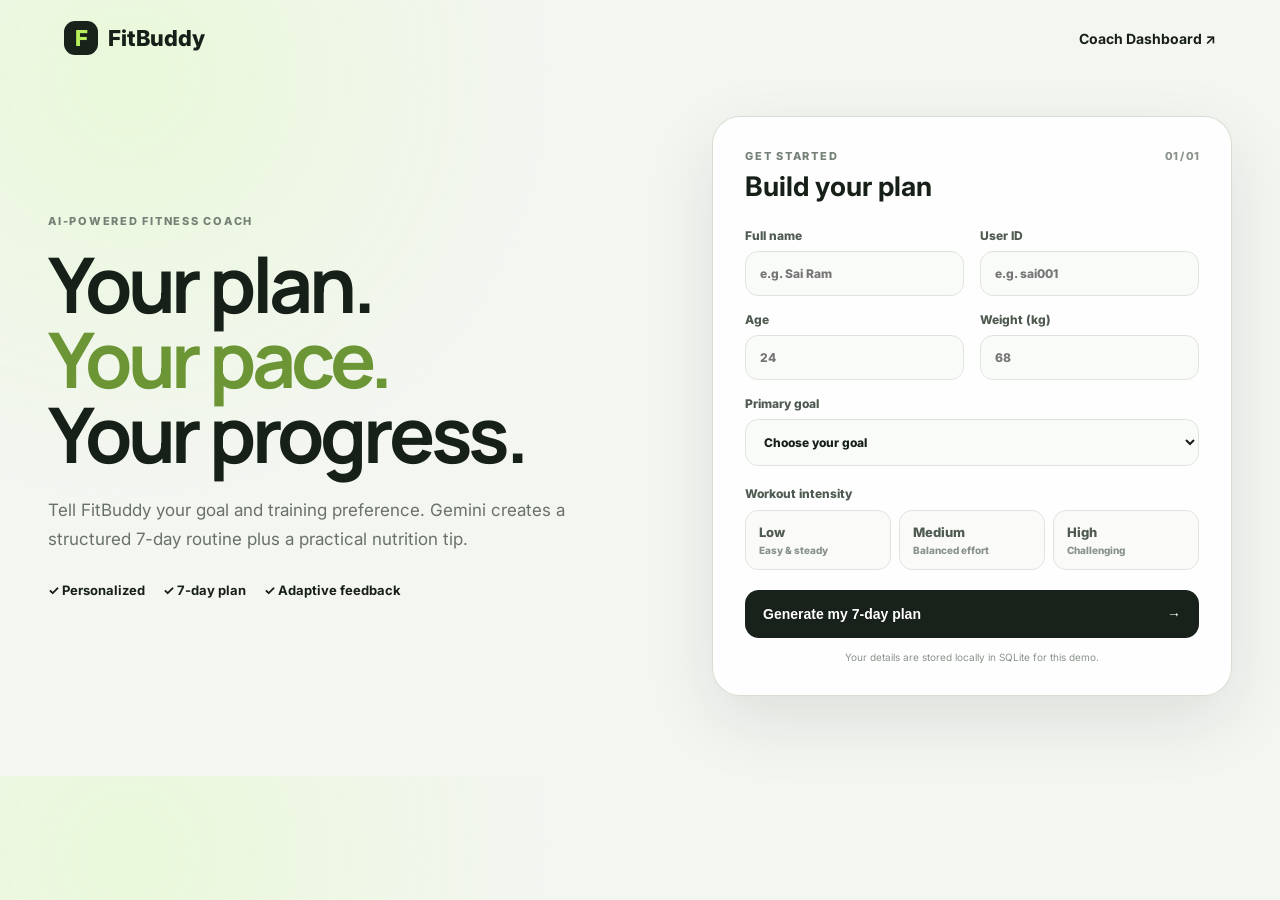
<file: templates/index.html>
<!DOCTYPE html>

<html lang="en">

<head>

    <meta charset="UTF-8">

    <meta
        name="viewport"
        content="width=device-width, initial-scale=1.0"
    >

    <title>
        FitBuddy — AI Fitness Planner
    </title>


    <link
        rel="preconnect"
        href="https://fonts.googleapis.com"
    >

    <link
        rel="preconnect"
        href="https://fonts.gstatic.com"
        crossorigin
    >

    <link
        href="https://fonts.googleapis.com/css2?family=Inter:wght@400;500;600;700;800&family=Manrope:wght@700;800&display=swap"
        rel="stylesheet"
    >

    <link
        rel="stylesheet"
        href="/static/style.css"
    >

</head>


<body>


<header class="nav">

    <a
        class="brand"
        href="/"
    >

        <span>F</span>

        FitBuddy

    </a>


    <a
        class="nav-link"
        href="/view-all-users"
    >

        Coach Dashboard ↗

    </a>

</header>



<main class="hero-shell">


    <section class="hero-copy">

        <div class="eyebrow">
            AI-POWERED FITNESS COACH
        </div>


        <h1>

            Your plan.
            <br>

            <em>Your pace.</em>

            <br>

            Your progress.

        </h1>


        <p>

            Tell FitBuddy your goal and training
            preference. Gemini creates a structured
            7-day routine plus a practical nutrition tip.

        </p>


        <div class="trust-row">

            <span>
                ✓ Personalized
            </span>

            <span>
                ✓ 7-day plan
            </span>

            <span>
                ✓ Adaptive feedback
            </span>

        </div>

    </section>



    <section class="glass-card">


        <div class="card-head">

            <div>

                <div class="mini-label">
                    GET STARTED
                </div>

                <h2>
                    Build your plan
                </h2>

            </div>


            <div class="step">
                01 / 01
            </div>

        </div>



        <form
            action="/generate-workout"
            method="post"
            onsubmit="showLoading()"
        >


            <div class="field-grid">


                <label>

                    Full name

                    <input
                        type="text"
                        name="username"
                        required
                        minlength="2"
                        placeholder="e.g. Sai Ram"
                    >

                </label>



                <label>

                    User ID

                    <input
                        type="text"
                        name="user_id"
                        required
                        minlength="2"
                        placeholder="e.g. sai001"
                    >

                </label>



                <label>

                    Age

                    <input
                        type="number"
                        name="age"
                        min="13"
                        max="100"
                        required
                        placeholder="24"
                    >

                </label>



                <label>

                    Weight (kg)

                    <input
                        type="number"
                        name="weight"
                        min="20"
                        max="400"
                        step="0.1"
                        required
                        placeholder="68"
                    >

                </label>


            </div>



            <label>

                Primary goal

                <select
                    name="goal"
                    required
                >

                    <option
                        value=""
                        disabled
                        selected
                    >
                        Choose your goal
                    </option>

                    <option value="weight loss">
                        Weight loss
                    </option>

                    <option value="muscle gain">
                        Muscle gain
                    </option>

                    <option value="general wellness">
                        General wellness
                    </option>

                    <option value="flexibility">
                        Flexibility
                    </option>

                </select>

            </label>



            <div class="intensity-title">

                Workout intensity

            </div>



            <div class="choice-grid">


                <label class="choice">

                    <input
                        type="radio"
                        name="intensity"
                        value="low"
                        required
                    >

                    <span>

                        Low

                        <small>
                            Easy & steady
                        </small>

                    </span>

                </label>



                <label class="choice">

                    <input
                        type="radio"
                        name="intensity"
                        value="medium"
                    >

                    <span>

                        Medium

                        <small>
                            Balanced effort
                        </small>

                    </span>

                </label>



                <label class="choice">

                    <input
                        type="radio"
                        name="intensity"
                        value="high"
                    >

                    <span>

                        High

                        <small>
                            Challenging
                        </small>

                    </span>

                </label>


            </div>



            <button
                id="generateBtn"
                class="primary-btn"
                type="submit"
            >

                Generate my 7-day plan

                <span>
                    →
                </span>

            </button>


            <p class="privacy">

                Your details are stored locally
                in SQLite for this demo.

            </p>


        </form>

    </section>


</main>



<div
    id="loading"
    class="loading"
>

    <div class="spinner"></div>

    <strong>
        Building your plan...
    </strong>

    <span>
        Gemini is tailoring your week.
    </span>

</div>



<script>

function showLoading() {

    document
        .getElementById("loading")
        .classList
        .add("show");


    document
        .getElementById("generateBtn")
        .disabled = true;

}

</script>


</body>

</html>
</file>
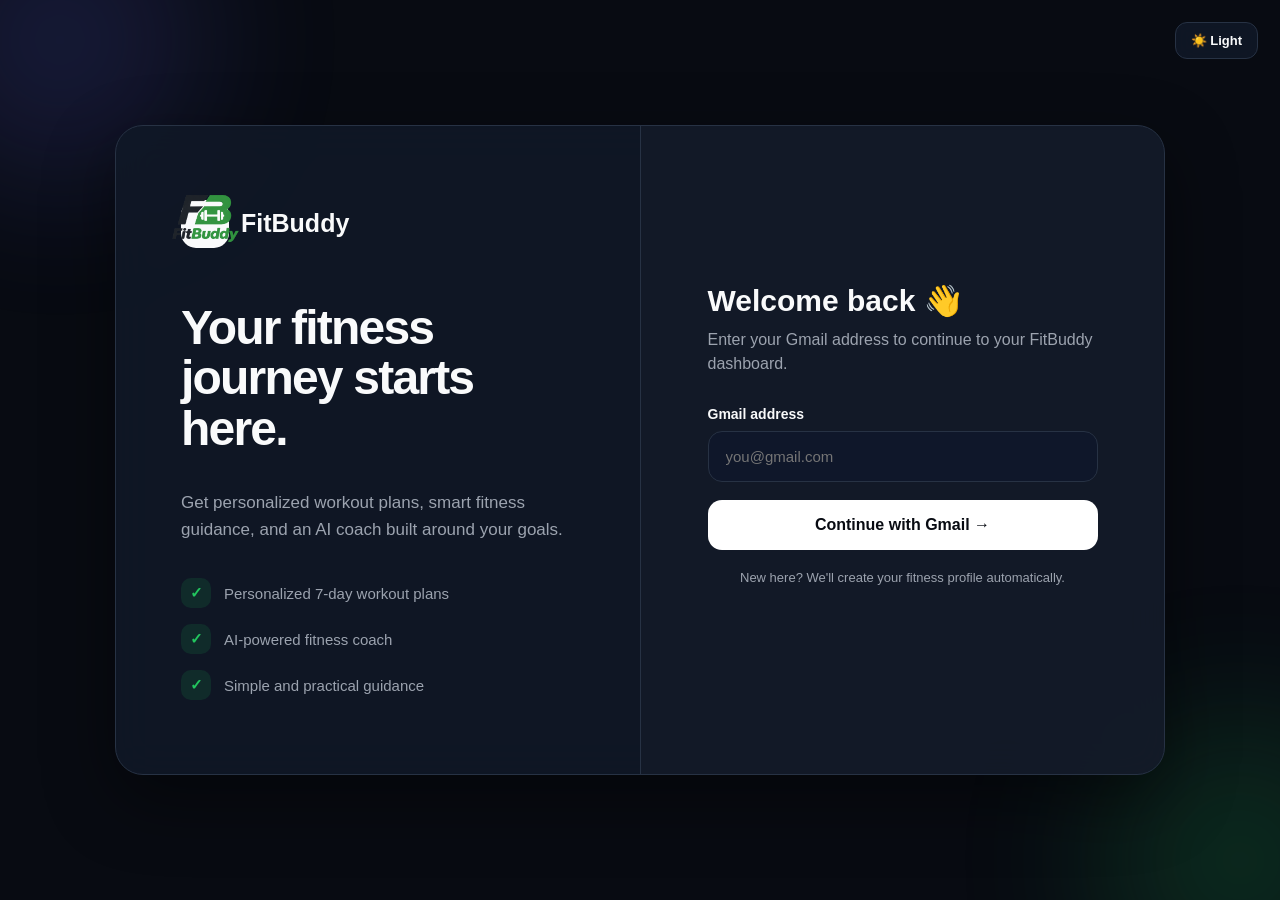
<file: templates/login.html>
﻿<!DOCTYPE html>
<html lang="en">
<head>
    <meta charset="UTF-8">
    <meta name="viewport" content="width=device-width, initial-scale=1.0">
    <title>FitBuddy - Login</title>

    <style>
        :root {
            --bg: #f5f7fb;
            --card: rgba(255,255,255,.88);
            --text: #111827;
            --muted: #6b7280;
            --border: #e5e7eb;
            --input: #ffffff;
            --primary: #111827;
            --shadow: 0 25px 70px rgba(15,23,42,.12);
        }

        body.dark {
            --bg: #080b12;
            --card: rgba(17,24,39,.88);
            --text: #f9fafb;
            --muted: #9ca3af;
            --border: #273244;
            --input: #0f172a;
            --primary: #ffffff;
            --shadow: 0 25px 70px rgba(0,0,0,.45);
        }

        * {
            box-sizing: border-box;
        }

        body {
            margin: 0;
            min-height: 100vh;
            font-family: Inter, Arial, sans-serif;
            background: var(--bg);
            color: var(--text);
            transition: .25s ease;
            display: flex;
            align-items: center;
            justify-content: center;
            padding: 24px;
            overflow-x: hidden;
        }

        .background {
            position: fixed;
            inset: 0;
            pointer-events: none;
            overflow: hidden;
        }

        .orb {
            position: absolute;
            width: 280px;
            height: 280px;
            border-radius: 50%;
            filter: blur(80px);
            opacity: .18;
        }

        .orb.one {
            top: -100px;
            left: -80px;
            background: #6366f1;
        }

        .orb.two {
            right: -100px;
            bottom: -100px;
            background: #22c55e;
        }

        .container {
            width: 100%;
            max-width: 1050px;
            min-height: 650px;
            display: grid;
            grid-template-columns: 1fr 1fr;
            background: var(--card);
            border: 1px solid var(--border);
            border-radius: 28px;
            box-shadow: var(--shadow);
            backdrop-filter: blur(20px);
            overflow: hidden;
            position: relative;
            z-index: 1;
        }

        .left {
            padding: 65px;
            display: flex;
            flex-direction: column;
            justify-content: center;
        }

        .brand {
            display: flex;
            align-items: center;
            gap: 12px;
            font-size: 25px;
            font-weight: 800;
            margin-bottom: 55px;
        }

        .logo {
            width: 48px;
            height: 48px;
            border-radius: 15px;
            display: flex;
            align-items: center;
            justify-content: center;
            background: var(--text);
            color: var(--bg);
            font-size: 25px;
        }

        h1 {
            font-size: 48px;
            line-height: 1.05;
            margin: 0 0 18px;
            letter-spacing: -1.8px;
        }

        .subtitle {
            color: var(--muted);
            font-size: 17px;
            line-height: 1.6;
            max-width: 440px;
            margin-bottom: 35px;
        }

        .features {
            display: grid;
            gap: 16px;
        }

        .feature {
            display: flex;
            align-items: center;
            gap: 13px;
            color: var(--muted);
            font-size: 15px;
        }

        .check {
            width: 30px;
            height: 30px;
            border-radius: 10px;
            display: flex;
            align-items: center;
            justify-content: center;
            background: rgba(34,197,94,.12);
            color: #22c55e;
            font-weight: bold;
        }

        .right {
            padding: 55px;
            display: flex;
            align-items: center;
            justify-content: center;
            background: rgba(127,127,127,.035);
            border-left: 1px solid var(--border);
        }

        .login-card {
            width: 100%;
            max-width: 390px;
        }

        .login-card h2 {
            font-size: 30px;
            margin: 0 0 10px;
        }

        .login-card p {
            color: var(--muted);
            margin: 0 0 30px;
            line-height: 1.5;
        }

        label {
            display: block;
            font-size: 14px;
            font-weight: 700;
            margin-bottom: 9px;
        }

        input {
            width: 100%;
            padding: 16px 17px;
            border: 1px solid var(--border);
            border-radius: 14px;
            background: var(--input);
            color: var(--text);
            outline: none;
            font-size: 15px;
            transition: .2s;
        }

        input:focus {
            border-color: #6366f1;
            box-shadow: 0 0 0 4px rgba(99,102,241,.12);
        }

        button {
            width: 100%;
            margin-top: 18px;
            padding: 16px;
            border: 0;
            border-radius: 14px;
            background: var(--primary);
            color: var(--bg);
            font-size: 16px;
            font-weight: 800;
            cursor: pointer;
            transition: .2s;
        }

        button:hover {
            transform: translateY(-2px);
            opacity: .9;
        }

        .hint {
            margin-top: 18px !important;
            text-align: center;
            font-size: 13px !important;
        }

        .theme-btn {
            position: fixed;
            top: 22px;
            right: 22px;
            z-index: 10;
            width: auto;
            margin: 0;
            padding: 10px 15px;
            border: 1px solid var(--border);
            background: var(--card);
            color: var(--text);
            border-radius: 12px;
            font-size: 13px;
            backdrop-filter: blur(12px);
        }

        @media (max-width: 800px) {
            body {
                padding: 15px;
            }

            .container {
                grid-template-columns: 1fr;
                min-height: auto;
            }

            .left {
                padding: 40px 30px 25px;
            }

            .brand {
                margin-bottom: 35px;
            }

            h1 {
                font-size: 38px;
            }

            .right {
                border-left: 0;
                border-top: 1px solid var(--border);
                padding: 35px 30px 45px;
            }
        }
    </style>
</head>

<body class="dark">

    <div class="background">
        <div class="orb one"></div>
        <div class="orb two"></div>
    </div>

    <button class="theme-btn" onclick="toggleTheme()">
        <span id="themeIcon">☀️</span>
        <span id="themeText">Light</span>
    </button>

    <main class="container">

        <section class="left">

            <div class="brand">
                <div class="logo"><img src="/static/logo.png" alt="FitBuddy Logo"></div>
                <span>FitBuddy</span>
            </div>

            <h1>Your fitness journey starts here.</h1>

            <p class="subtitle">
                Get personalized workout plans, smart fitness guidance,
                and an AI coach built around your goals.
            </p>

            <div class="features">
                <div class="feature">
                    <span class="check">✓</span>
                    Personalized 7-day workout plans
                </div>

                <div class="feature">
                    <span class="check">✓</span>
                    AI-powered fitness coach
                </div>

                <div class="feature">
                    <span class="check">✓</span>
                    Simple and practical guidance
                </div>
            </div>

        </section>

        <section class="right">

            <div class="login-card">

                <h2>Welcome back 👋</h2>

                <p>
                    Enter your Gmail address to continue to your FitBuddy dashboard.
                </p>

                <form action="/login-user" method="post">

                    <label for="email">Gmail address</label>

                    <input
                        type="email"
                        id="email"
                        name="email"
                        placeholder="you@gmail.com"
                        required
                    >

                    <button type="submit">
                        Continue with Gmail →
                    </button>

                </form>

                <p class="hint">
                    New here? We'll create your fitness profile automatically.
                </p>

            </div>

        </section>

    </main>

    <script>
        function applyTheme() {
            const saved = localStorage.getItem("fitbuddy-theme");

            if (saved === "light") {
                document.body.classList.remove("dark");
                document.getElementById("themeIcon").textContent = "🌙";
                document.getElementById("themeText").textContent = "Dark";
            } else {
                document.body.classList.add("dark");
                document.getElementById("themeIcon").textContent = "☀️";
                document.getElementById("themeText").textContent = "Light";
            }
        }

        function toggleTheme() {
            document.body.classList.toggle("dark");

            const isDark = document.body.classList.contains("dark");

            localStorage.setItem(
                "fitbuddy-theme",
                isDark ? "dark" : "light"
            );

            document.getElementById("themeIcon").textContent =
                isDark ? "☀️" : "🌙";

            document.getElementById("themeText").textContent =
                isDark ? "Light" : "Dark";
        }

        window.addEventListener("DOMContentLoaded", applyTheme);
    </script>

</body>
</html>


<style>
.logo img {
    width: 90px;
    height: 90px;
    object-fit: contain;
    display: block;
    margin: 0 auto 12px;
    border-radius: 20px;
}
</style>
</file>
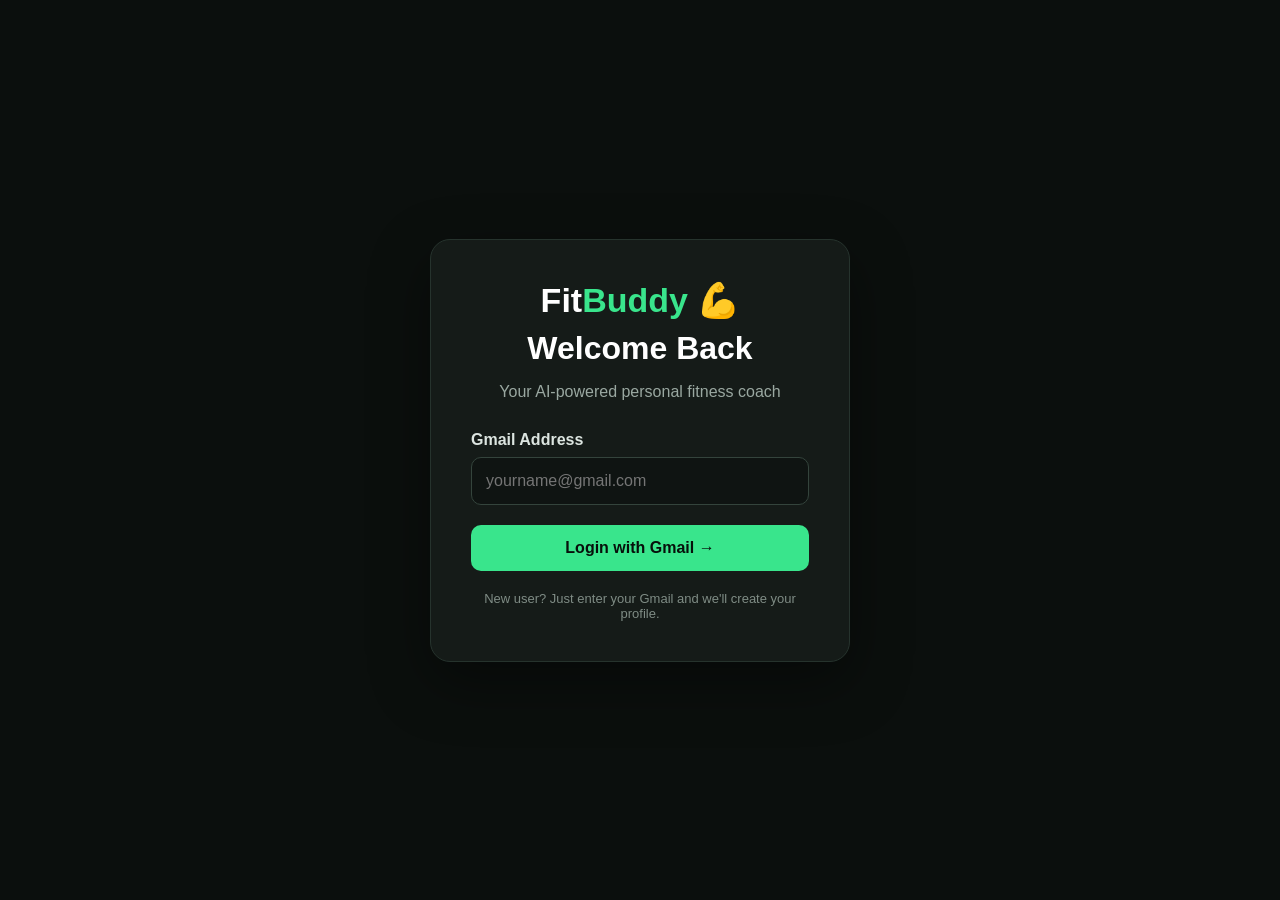
<file: templates/login_backup.html>
﻿<!DOCTYPE html>
<html lang="en">
<head>
    <meta charset="UTF-8">
    <meta name="viewport" content="width=device-width, initial-scale=1.0">
    <title>FitBuddy - Login</title>
    <style>
        * {
            box-sizing: border-box;
        }

        body {
            margin: 0;
            min-height: 100vh;
            display: flex;
            align-items: center;
            justify-content: center;
            font-family: Arial, sans-serif;
            background: #0b0f0d;
            color: white;
        }

        .login-card {
            width: 420px;
            max-width: 90%;
            padding: 40px;
            border-radius: 20px;
            background: #151b18;
            border: 1px solid #26332d;
            box-shadow: 0 20px 60px rgba(0,0,0,.4);
        }

        .logo {
            text-align: center;
            font-size: 34px;
            font-weight: 800;
            margin-bottom: 10px;
        }

        .logo span {
            color: #39e58c;
        }

        h1 {
            text-align: center;
            margin: 10px 0;
        }

        .subtitle {
            text-align: center;
            color: #9aa8a1;
            margin-bottom: 30px;
        }

        label {
            display: block;
            margin-bottom: 8px;
            color: #dce5e0;
            font-weight: 600;
        }

        input {
            width: 100%;
            padding: 14px;
            border-radius: 10px;
            border: 1px solid #34443c;
            background: #0f1412;
            color: white;
            font-size: 16px;
            outline: none;
        }

        input:focus {
            border-color: #39e58c;
        }

        button {
            width: 100%;
            margin-top: 20px;
            padding: 14px;
            border: 0;
            border-radius: 10px;
            background: #39e58c;
            color: #07100b;
            font-size: 16px;
            font-weight: 700;
            cursor: pointer;
        }

        button:hover {
            opacity: .9;
        }

        .note {
            text-align: center;
            margin-top: 20px;
            color: #7f8c85;
            font-size: 13px;
        }
    </style>
</head>

<body>
    <div class="login-card">

        <div class="logo">Fit<span>Buddy</span> 💪</div>

        <h1>Welcome Back</h1>

        <p class="subtitle">
            Your AI-powered personal fitness coach
        </p>

        <form method="post" action="/login-user">

            <label for="email">Gmail Address</label>

            <input
                id="email"
                type="email"
                name="email"
                placeholder="yourname@gmail.com"
                required
            >

            <button type="submit">
                Login with Gmail →
            </button>

        </form>

        <div class="note">
            New user? Just enter your Gmail and we'll create your profile.
        </div>

    </div>
</body>
</html>
</file>
<file: static/style.css>
:root {

    --bg: #f4f6f2;

    --ink: #172018;

    --muted: #687269;

    --line: #dfe5dc;

    --accent: #b8ef5b;

    --accent-light: #dff8bd;

    --card: #ffffff;

    --dark: #18211a;

    --shadow:
        0 24px 70px rgba(24, 33, 26, 0.10);
}


* {

    box-sizing: border-box;

}


body {

    margin: 0;

    background:

        radial-gradient(
            circle at 10% 10%,
            #e9f8d9 0,
            transparent 32%
        ),

        var(--bg);

    color: var(--ink);

    font-family:
        Inter,
        Arial,
        sans-serif;

}


.nav {

    height: 76px;

    padding:
        0 5vw;

    display: flex;

    align-items: center;

    justify-content: space-between;

}


.brand {

    font-weight: 800;

    font-size: 22px;

    color: var(--ink);

    text-decoration: none;

    display: flex;

    align-items: center;

    gap: 10px;

}


.brand span {

    display: grid;

    place-items: center;

    width: 34px;

    height: 34px;

    border-radius: 11px;

    background: var(--dark);

    color: var(--accent);

    font-weight: 800;

}


.nav-link {

    color: var(--ink);

    text-decoration: none;

    font-size: 14px;

    font-weight: 700;

}


.hero-shell {

    max-width: 1240px;

    margin:
        40px auto 80px;

    padding:
        0 28px;

    display: grid;

    grid-template-columns:
        1fr 520px;

    gap: 70px;

    align-items: center;

}


.hero-copy {

    padding:
        25px 0;

}


.eyebrow,
.mini-label {

    font-size: 11px;

    letter-spacing: .16em;

    font-weight: 800;

    color: #758076;

}


.hero-copy h1,
.result-top h1 {

    font-family:
        Manrope,
        Inter,
        sans-serif;

    font-size:
        clamp(48px, 6vw, 82px);

    line-height: .98;

    letter-spacing: -.055em;

    margin:
        18px 0 25px;

}


.hero-copy h1 em {

    font-style: normal;

    color: #6c9635;

}


.hero-copy p,
.result-top p {

    font-size: 17px;

    line-height: 1.7;

    color: var(--muted);

    max-width: 600px;

}


.trust-row {

    display: flex;

    flex-wrap: wrap;

    gap: 18px;

    margin-top: 28px;

    font-size: 13px;

    font-weight: 700;

}


.glass-card,
.plan-card,
.feedback-card,
.tip-card {

    background:
        rgba(255, 255, 255, .88);

    border:
        1px solid rgba(210, 219, 207, .9);

    border-radius: 28px;

    box-shadow: var(--shadow);

}


.glass-card {

    padding: 32px;

}


.card-head {

    display: flex;

    justify-content: space-between;

    align-items: flex-start;

    margin-bottom: 25px;

}


.card-head h2 {

    margin:
        7px 0 0;

    font-size: 27px;

}


.step {

    font-size: 11px;

    font-weight: 800;

    color: #89928a;

}


.field-grid {

    display: grid;

    grid-template-columns:
        1fr 1fr;

    gap: 16px;

}


label {

    display: block;

    font-size: 12px;

    font-weight: 800;

    color: #4f5a50;

}


input,
select,
textarea {

    width: 100%;

    margin-top: 8px;

    border:
        1px solid var(--line);

    background: #f9fbf8;

    border-radius: 13px;

    padding: 14px;

    font: inherit;

    color: var(--ink);

    outline: none;

    transition: .2s;

}


input:focus,
select:focus,
textarea:focus {

    border-color: #94b86b;

    box-shadow:
        0 0 0 4px #e8f5d9;

}


.glass-card > form > label {

    margin-top: 16px;

}


.intensity-title {

    margin:
        20px 0 9px;

    font-size: 12px;

    font-weight: 800;

    color: #4f5a50;

}


.choice-grid {

    display: grid;

    grid-template-columns:
        repeat(3, 1fr);

    gap: 8px;

}


.choice {

    position: relative;

}


.choice input {

    position: absolute;

    opacity: 0;

}


.choice span {

    display: block;

    border:
        1px solid var(--line);

    padding: 13px;

    border-radius: 13px;

    background: #fafbf9;

    cursor: pointer;

    font-size: 13px;

}


.choice input:checked + span {

    border-color: #91b75f;

    background: var(--accent-light);

}


.choice small {

    display: block;

    color: #89928a;

    font-size: 10px;

    margin-top: 4px;

}


.primary-btn {

    border: 0;

    width: 100%;

    margin-top: 20px;

    background: var(--dark);

    color: white;

    padding: 16px 18px;

    border-radius: 14px;

    font-weight: 800;

    font-size: 14px;

    cursor: pointer;

    display: flex;

    align-items: center;

    justify-content: space-between;

    transition: .2s;

}


.primary-btn:hover {

    transform:
        translateY(-1px);

    box-shadow:
        0 12px 24px
        rgba(24, 33, 26, .16);

}


.primary-btn:disabled {

    opacity: .6;

    cursor: wait;

}


.privacy {

    text-align: center;

    color: #89928a;

    font-size: 10px;

    margin:
        13px 0 0;

}


.loading {

    position: fixed;

    inset: 0;

    background:
        rgba(244, 246, 242, .86);

    backdrop-filter: blur(8px);

    display: none;

    place-items: center;

    align-content: center;

    gap: 9px;

    z-index: 10;

}


.loading.show {

    display: grid;

}


.loading span {

    color: var(--muted);

    font-size: 13px;

}


.spinner {

    width: 34px;

    height: 34px;

    border:
        3px solid #d6dfd0;

    border-top-color:
        #607f38;

    border-radius: 50%;

    animation:
        spin .8s linear infinite;

}


@keyframes spin {

    to {

        transform:
            rotate(360deg);

    }

}


.result-shell,
.dashboard {

    max-width: 1200px;

    margin:
        42px auto 80px;

    padding:
        0 28px;

}


.result-top {

    display: flex;

    justify-content: space-between;

    align-items: end;

    gap: 30px;

}


.result-top h1 {

    font-size: 56px;

    margin:
        12px 0;

}


.badge {

    background: var(--accent);

    border-radius: 999px;

    padding:
        11px 15px;

    font-size: 11px;

    font-weight: 900;

    white-space: nowrap;

}


.stats {

    display: grid;

    grid-template-columns:
        repeat(4, 1fr);

    gap: 1px;

    background: var(--line);

    border:
        1px solid var(--line);

    border-radius: 18px;

    overflow: hidden;

    margin:
        30px 0;

}


.stats div {

    background: white;

    padding: 19px;

}


.stats small {

    display: block;

    font-size: 9px;

    letter-spacing: .14em;

    color: #8b948d;

    font-weight: 800;

}


.stats strong {

    display: block;

    margin-top: 7px;

    font-size: 14px;

}


.success,
.alert {

    padding:
        14px 17px;

    border-radius: 14px;

    margin:
        18px 0;

    font-size: 13px;

    font-weight: 700;

}


.success {

    background: #e8f7d8;

    color: #4d6e29;

}


.alert {

    background: #fff0ed;

    color: #9c493b;

}


.content-grid {

    display: grid;

    grid-template-columns:
        1fr 340px;

    gap: 20px;

}


.plan-card {

    padding: 28px;

}


.section-head {

    display: flex;

    justify-content: space-between;

    align-items: center;

}


.section-head h2 {

    font-size: 20px;

    margin: 0;

}


.section-head span {

    font-size: 10px;

    text-transform: uppercase;

    letter-spacing: .12em;

    background: #eff3ed;

    padding:
        8px 10px;

    border-radius: 99px;

}


.plan {

    white-space: pre-wrap;

    font-family: Inter, sans-serif;

    line-height: 1.75;

    font-size: 14px;

    color: #374038;

    margin:
        22px 0 0;

}


.tip-card,
.feedback-card {

    padding: 24px;

    margin-bottom: 20px;

}


.tip-card {

    background: var(--dark);

    color: white;

}


.tip-card .mini-label {

    color: #9eaa9f;

}


.tip-icon {

    width: 40px;

    height: 40px;

    display: grid;

    place-items: center;

    border-radius: 12px;

    background: var(--accent);

    color: var(--dark);

    margin-bottom: 25px;

}


.tip-card h3,
.feedback-card h3 {

    font-size: 20px;

    margin:
        8px 0 10px;

}


.tip-card p,
.feedback-card p {

    font-size: 13px;

    line-height: 1.65;

    color: #aeb7af;

}


.feedback-card h3,
.feedback-card p {

    color: var(--ink);

}


textarea {

    min-height: 120px;

    resize: vertical;

}


.dashboard .result-top {

    margin-bottom: 28px;

}


.table-wrap {

    background: white;

    border:
        1px solid var(--line);

    border-radius: 20px;

    overflow: auto;

    box-shadow: var(--shadow);

}


table {

    width: 100%;

    border-collapse: collapse;

    min-width: 900px;

}


th,
td {

    text-align: left;

    padding: 17px;

    border-bottom:
        1px solid #edf0eb;

    font-size: 12px;

    vertical-align: top;

}


th {

    font-size: 10px;

    text-transform: uppercase;

    letter-spacing: .1em;

    color: #89928a;

    background: #fafbf9;

}


td strong,
td small {

    display: block;

}


td small {

    color: #8a938c;

    margin-top: 5px;

}


details summary {

    cursor: pointer;

    font-weight: 700;

}


details pre {

    white-space: pre-wrap;

    max-width: 360px;

    font:
        11px/1.5 Inter;

    color: #59625a;

}


.pill {

    background: #e6f5d6;

    color: #54782d;

    padding:
        6px 9px;

    border-radius: 99px;

    font-size: 10px;

    font-weight: 800;

}


.muted {

    color: #8b938c;

}


.delete-btn {

    border: 0;

    background: #fff0ed;

    color: #a44e43;

    border-radius: 9px;

    padding:
        8px 10px;

    font-weight: 700;

    cursor: pointer;

}


.empty {

    text-align: center;

    padding: 50px;

    color: #89928a;

}


/* ------------------------------------------
   RESPONSIVE
------------------------------------------ */


@media (max-width: 900px) {

    .hero-shell {

        grid-template-columns: 1fr;

        gap: 20px;

    }


    .hero-copy {

        padding-top: 0;

    }


    .content-grid {

        grid-template-columns: 1fr;

    }


    .result-top {

        align-items: start;

        flex-direction: column;

    }


    .stats {

        grid-template-columns:
            1fr 1fr;

    }

}


@media (max-width: 560px) {

    .nav {

        padding:
            0 20px;

    }


    .nav-link {

        font-size: 12px;

    }


    .hero-shell,
    .result-shell,
    .dashboard {

        padding:
            0 16px;

        margin-top: 20px;

    }


    .glass-card,
    .plan-card,
    .feedback-card,
    .tip-card {

        padding: 20px;

        border-radius: 20px;

    }


    .field-grid {

        grid-template-columns: 1fr;

    }


    .choice-grid {

        grid-template-columns: 1fr;

    }


    .hero-copy h1 {

        font-size: 50px;

    }


    .result-top h1 {

        font-size: 42px;

    }


    .stats {

        grid-template-columns:
            1fr 1fr;

    }

}
</file>
